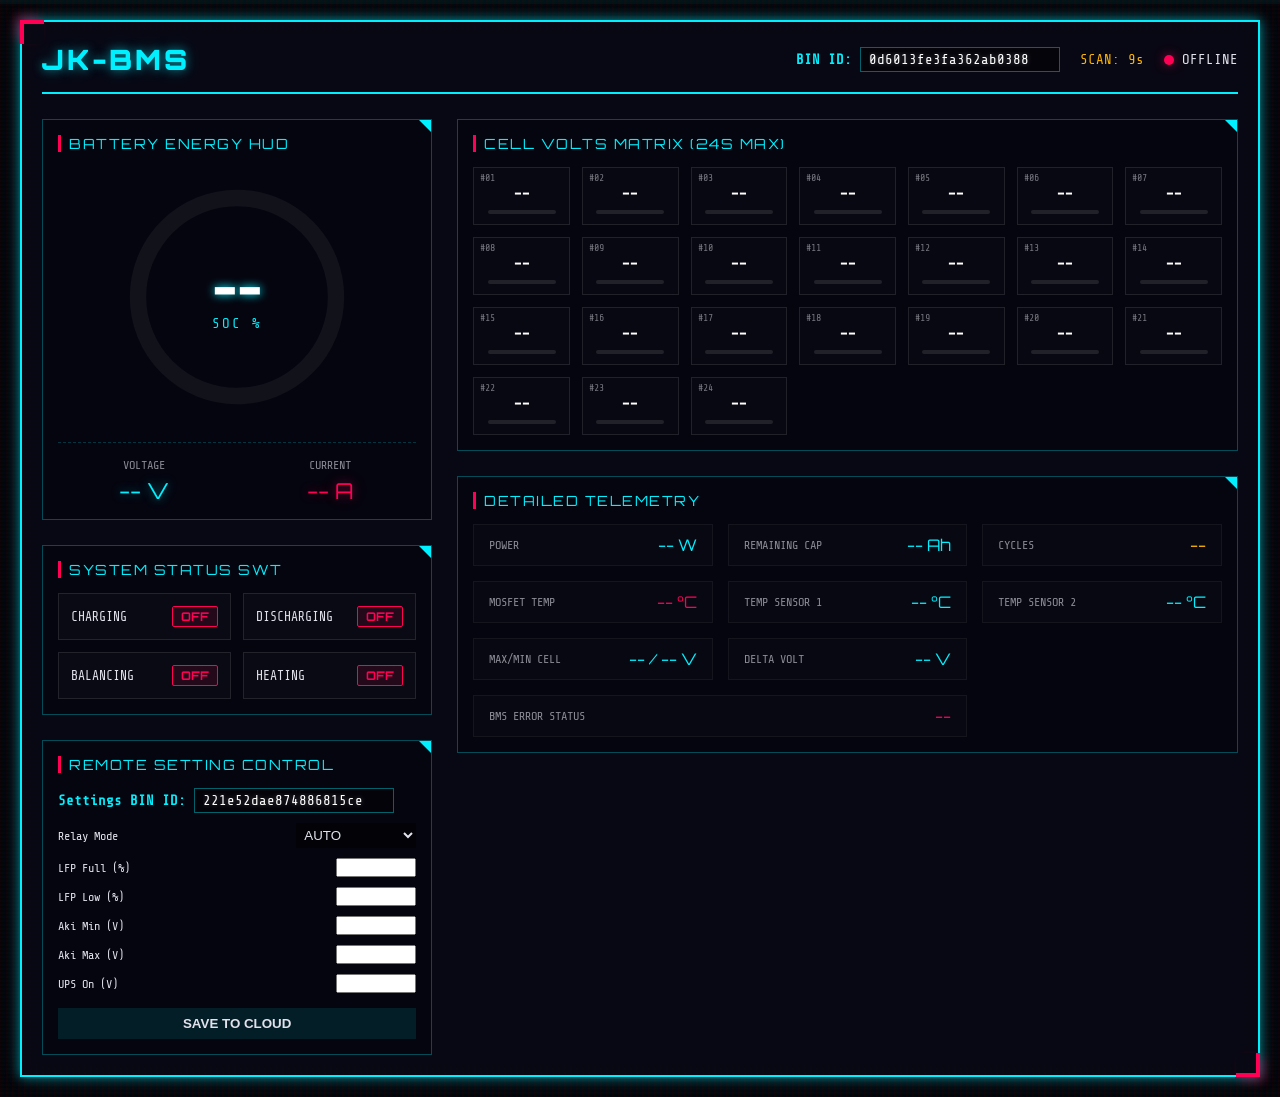
<file: jkbms/index.html>
<!DOCTYPE html>
<html lang="id">
<head>
  <meta charset="UTF-8">
  <meta name="viewport" content="width=device-width, initial-scale=1.0">
  <title>JK-BMS</title>
  <!-- Google Fonts for Cyberpunk Aesthetic -->
  <link rel="preconnect" href="https://fonts.googleapis.com">
  <link rel="preconnect" href="https://fonts.gstatic.com" crossorigin>
  <link href="https://fonts.googleapis.com/css2?family=Orbitron:wght@400;700;900&family=Share+Tech+Mono&display=swap" rel="stylesheet">
  <link rel="stylesheet" href="style.css?v=1.1">
</head>
<body>
  
  <div class="scan-line"></div>
  
  <div class="hud-container">
    
    <!-- Header -->
    <header class="hud-header">
      <div class="logo-container">
        <h1>JK-BMS <span></span></h1>
      </div>
      
      <div class="hud-controls">
        <div class="key-input-container">
          <label for="npoint-key">BIN ID:</label>
          <input type="text" id="npoint-key" placeholder="Masukkan npoint Bin ID" value="0d6013fe3fa362ab0388">
        </div>
        
        <div class="system-status">
          <div class="timer-readout">SCAN: <span id="countdown">10s</span></div>
          <div class="status-indicator">
            <span class="status-dot" id="status-dot"></span>
            <span id="status-text">Disconnected</span>
          </div>
        </div>
      </div>
    </header>

    <!-- Main Grid -->
    <div class="dashboard-grid">
      
      <!-- Left Column -->
      <div class="left-column">
        
        <!-- SOC gauge -->
        <div class="cyber-panel">
          <div class="panel-title">Battery Energy HUD</div>
          <div class="soc-gauge-container">
            <svg class="gauge-svg" viewBox="0 0 200 200">
              <circle class="gauge-bg" cx="100" cy="100" r="90" />
              <circle class="gauge-fill" id="soc-gauge-fill" cx="100" cy="100" r="90" />
            </svg>
            <div class="gauge-text">
              <div class="gauge-value" id="soc-value">--</div>
              <div class="gauge-unit">SOC %</div>
            </div>
          </div>
          
          <div class="dashboard-stats">
            <div class="stat-box">
              <div class="stat-label">Voltage</div>
              <div class="stat-value cyan" id="voltage-value">-- V</div>
            </div>
            <div class="stat-box">
              <div class="stat-label">Current</div>
              <div class="stat-value" id="current-value">-- A</div>
            </div>
          </div>
        </div>

        <!-- System Controls/Switches -->
        <div class="cyber-panel">
          <div class="panel-title">System Status Swt</div>
          <div class="switches-grid">
            <div class="switch-card">
              <span class="switch-name">Charging</span>
              <span class="switch-state inactive" id="charging-switch">OFF</span>
            </div>
            <div class="switch-card">
              <span class="switch-name">Discharging</span>
              <span class="switch-state inactive" id="discharging-switch">OFF</span>
            </div>
            <div class="switch-card">
              <span class="switch-name">Balancing</span>
              <span class="switch-state inactive" id="balancing-switch">OFF</span>
            </div>
            <div class="switch-card">
              <span class="switch-name">Heating</span>
              <span class="switch-state inactive" id="heating-switch">OFF</span>
            </div>
          </div>
        </div>

        <!-- Remote Settings -->
        <div class="cyber-panel">
          <div class="panel-title">Remote Setting Control</div>
          
          <div class="key-input-container" style="margin-bottom: 10px;">
            <label for="npoint-key-settings">Settings BIN ID:</label>
            <input type="text" id="npoint-key-settings" placeholder="Bin ID (e.g. 221e52dae...)" value="221e52dae874886815ce">
          </div>

          <div style="display:grid;gap:10px;font-size:12px;">
            <div style="display:flex;justify-content:space-between;align-items:center;">
              <span style="color:var(--cyan)">Relay Mode</span>
              <select id="remote-relay-mode" class="hud-input" style="width: 120px; background: rgba(0,0,0,0.5); color: var(--cyan); border: 1px solid var(--cyan); padding: 4px;">
                <option value="AUTO">AUTO</option>
                <option value="Cas LiFePO">Cas LiFePO</option>
                <option value="Cas Aki">Cas Aki</option>
                <option value="Drain Aki">Drain Aki</option>
                <option value="Drain LiFePO">Drain LiFePO</option>
                <option value="Paralel">Paralel</option>
              </select>
            </div>
            <div style="display:flex;justify-content:space-between;align-items:center;">
              <span style="color:var(--cyan)">LFP Full (%)</span>
              <input type="number" id="remote-lfp-full" class="hud-input" style="width: 80px;" min="50" max="100">
            </div>
            <div style="display:flex;justify-content:space-between;align-items:center;">
              <span style="color:var(--cyan)">LFP Low (%)</span>
              <input type="number" id="remote-lfp-low" class="hud-input" style="width: 80px;" min="5" max="30">
            </div>
            <div style="display:flex;justify-content:space-between;align-items:center;">
              <span style="color:var(--cyan)">Aki Min (V)</span>
              <input type="number" id="remote-aki-min" class="hud-input" style="width: 80px;" step="0.5">
            </div>
            <div style="display:flex;justify-content:space-between;align-items:center;">
              <span style="color:var(--cyan)">Aki Max (V)</span>
              <input type="number" id="remote-aki-max" class="hud-input" style="width: 80px;" step="0.5">
            </div>
            <div style="display:flex;justify-content:space-between;align-items:center;">
              <span style="color:var(--cyan)">UPS On (V)</span>
              <input type="number" id="remote-ups-on" class="hud-input" style="width: 80px;" step="0.5">
            </div>
          </div>
          
          <button id="btn-save-settings" style="width:100%; margin-top:15px; padding:8px; font-weight:bold; background: rgba(0, 255, 255, 0.1); border: 1px solid var(--cyan); color: var(--cyan); cursor: pointer; text-transform: uppercase;">SAVE TO CLOUD</button>
        </div>

      </div>

      <!-- Right Column -->
      <div class="right-column">
        
        <!-- Cell Voltage Grid -->
        <div class="cyber-panel">
          <div class="panel-title">Cell Volts Matrix (24S max)</div>
          <div class="cell-matrix-grid" id="cell-grid">
            <!-- 24 cells generated dynamically -->
          </div>
        </div>

        <!-- Telemetry Stats list -->
        <div class="cyber-panel">
          <div class="panel-title">Detailed Telemetry</div>
          <div class="details-list">
            <div class="detail-item">
              <span class="detail-label">Power</span>
              <span class="detail-value" id="power-value">-- W</span>
            </div>
            <div class="detail-item">
              <span class="detail-label">Remaining Cap</span>
              <span class="detail-value" id="capacity-value">-- Ah</span>
            </div>
            <div class="detail-item">
              <span class="detail-label">Cycles</span>
              <span class="detail-value amber" id="cycles-value">--</span>
            </div>
            <div class="detail-item">
              <span class="detail-label">MOSFET Temp</span>
              <span class="detail-value magenta" id="mosfet-temp">-- °C</span>
            </div>
            <div class="detail-item">
              <span class="detail-label">Temp Sensor 1</span>
              <span class="detail-value" id="temp-1">-- °C</span>
            </div>
            <div class="detail-item">
              <span class="detail-label">Temp Sensor 2</span>
              <span class="detail-value" id="temp-2">-- °C</span>
            </div>
            <div class="detail-item">
              <span class="detail-label">Max/Min Cell</span>
              <span class="detail-value" id="max-min-volt">-- / -- V</span>
            </div>
            <div class="detail-item">
              <span class="detail-label">Delta Volt</span>
              <span class="detail-value" id="delta-volt">-- V</span>
            </div>
            <div class="detail-item" style="grid-column: span 2;">
              <span class="detail-label">BMS Error Status</span>
              <span class="detail-value magenta" id="error-status">--</span>
            </div>
          </div>
        </div>

      </div>

    </div>

  </div>

  <script src="app.js?v=1.5"></script>
</body>
</html>
</file>
<file: jkbms/style.css>
/* style.css */
* {
  box-sizing: border-box;
  margin: 0;
  padding: 0;
}

:root {
  --bg-color: #030308;
  --panel-bg: rgba(10, 10, 25, 0.7);
  --border-cyan: #00f0ff;
  --border-magenta: #ff0055;
  --text-color: #e2e2ec;
  --neon-cyan: #00f0ff;
  --neon-magenta: #ff0055;
  --neon-green: #39ff14;
  --neon-amber: #ffb700;
  --glow-cyan: 0 0 10px rgba(0, 240, 255, 0.5), 0 0 20px rgba(0, 240, 255, 0.2);
  --glow-magenta: 0 0 10px rgba(255, 0, 85, 0.5), 0 0 20px rgba(255, 0, 85, 0.2);
  --glow-green: 0 0 10px rgba(57, 255, 20, 0.5);
}

body {
  background-color: var(--bg-color);
  color: var(--text-color);
  font-family: 'Share Tech Mono', monospace;
  overflow-x: hidden;
  background-image: 
    linear-gradient(rgba(18, 16, 16, 0) 50%, rgba(0, 0, 0, 0.25) 50%), 
    linear-gradient(90deg, rgba(255, 0, 0, 0.06), rgba(0, 255, 0, 0.02), rgba(0, 0, 255, 0.06));
  background-size: 100% 4px, 6px 100%;
  min-height: 100vh;
  padding: 20px;
}

/* Cyberpunk HUD Frame */
.hud-container {
  max-width: 1400px;
  margin: 0 auto;
  border: 2px solid var(--border-cyan);
  box-shadow: var(--glow-cyan);
  background-color: var(--panel-bg);
  backdrop-filter: blur(10px);
  padding: 20px;
  position: relative;
}

/* Cyberpunk corners */
.hud-container::before, .hud-container::after {
  content: '';
  position: absolute;
  width: 20px;
  height: 20px;
  border-style: solid;
  border-color: var(--neon-magenta);
  pointer-events: none;
}
.hud-container::before {
  top: -2px;
  left: -2px;
  border-width: 4px 0 0 4px;
  box-shadow: -5px -5px 10px rgba(255, 0, 85, 0.3);
}
.hud-container::after {
  bottom: -2px;
  right: -2px;
  border-width: 0 4px 4px 0;
  box-shadow: 5px 5px 10px rgba(255, 0, 85, 0.3);
}

/* Header styling */
header.hud-header {
  display: flex;
  justify-content: space-between;
  align-items: center;
  border-bottom: 2px solid var(--border-cyan);
  padding-bottom: 15px;
  margin-bottom: 25px;
  flex-wrap: wrap;
  gap: 15px;
}

.logo-container h1 {
  font-family: 'Orbitron', sans-serif;
  font-weight: 900;
  font-size: 28px;
  letter-spacing: 3px;
  color: var(--neon-cyan);
  text-shadow: var(--glow-cyan);
  display: flex;
  align-items: center;
  gap: 10px;
}

.logo-container h1 span {
  color: var(--neon-magenta);
  text-shadow: var(--glow-magenta);
}

.hud-controls {
  display: flex;
  align-items: center;
  gap: 20px;
  flex-wrap: wrap;
}

.key-input-container {
  display: flex;
  align-items: center;
  gap: 8px;
}

.key-input-container label {
  color: var(--neon-cyan);
  font-size: 14px;
  font-weight: bold;
}

.key-input-container input {
  background: rgba(0, 0, 0, 0.4);
  border: 1px solid rgba(0, 240, 255, 0.4);
  color: #fff;
  font-family: 'Share Tech Mono', monospace;
  font-size: 14px;
  padding: 4px 8px;
  width: 200px;
  text-shadow: 0 0 5px rgba(255, 255, 255, 0.3);
  outline: none;
  transition: all 0.3s;
}

.key-input-container input:focus {
  border-color: var(--neon-cyan);
  box-shadow: var(--glow-cyan);
}

.system-status {
  display: flex;
  align-items: center;
  gap: 20px;
}

.status-indicator {
  display: flex;
  align-items: center;
  gap: 8px;
  font-size: 14px;
  text-transform: uppercase;
}

.status-dot {
  width: 10px;
  height: 10px;
  border-radius: 50%;
  background-color: var(--neon-magenta);
  box-shadow: var(--glow-magenta);
}

.status-dot.connected {
  background-color: var(--neon-green);
  box-shadow: var(--glow-green);
  animation: blink 1.5s infinite;
}

@keyframes blink {
  0%, 100% { opacity: 1; }
  50% { opacity: 0.4; }
}

.timer-readout {
  color: var(--neon-amber);
  font-size: 14px;
}

/* Dashboard Layout Grid */
.dashboard-grid {
  display: grid;
  grid-template-columns: 1fr 2fr;
  gap: 25px;
}

@media (max-width: 950px) {
  .dashboard-grid {
    grid-template-columns: 1fr;
  }
}

/* Left Column Panels */
.left-column {
  display: flex;
  flex-direction: column;
  gap: 25px;
}

/* Right Column Panels */
.right-column {
  display: flex;
  flex-direction: column;
  gap: 25px;
}

/* Generic Cyber Panel */
.cyber-panel {
  border: 1px solid rgba(0, 240, 255, 0.3);
  background-color: rgba(5, 5, 15, 0.8);
  position: relative;
  padding: 15px;
}

.cyber-panel::before {
  content: '';
  position: absolute;
  top: 0;
  right: 0;
  border-style: solid;
  border-width: 0 12px 12px 0;
  border-color: transparent var(--neon-cyan) transparent transparent;
}

.panel-title {
  font-family: 'Orbitron', sans-serif;
  font-size: 14px;
  color: var(--neon-cyan);
  letter-spacing: 1.5px;
  margin-bottom: 15px;
  text-transform: uppercase;
  border-left: 3px solid var(--neon-magenta);
  padding-left: 8px;
}

/* Circular Tachometer Gauge (SOC) */
.soc-gauge-container {
  display: flex;
  flex-direction: column;
  align-items: center;
  justify-content: center;
  padding: 20px 0;
  position: relative;
}

.gauge-svg {
  width: 220px;
  height: 220px;
  transform: rotate(-90deg);
}

.gauge-bg {
  fill: none;
  stroke: rgba(255, 255, 255, 0.05);
  stroke-width: 15;
}

.gauge-fill {
  fill: none;
  stroke: var(--neon-cyan);
  stroke-width: 15;
  stroke-dasharray: 565.48; /* 2 * PI * r (r=90) */
  stroke-dashoffset: 565.48;
  transition: stroke-dashoffset 0.8s ease-out;
  stroke-linecap: round;
  filter: drop-shadow(0 0 6px var(--neon-cyan));
}

.gauge-text {
  position: absolute;
  display: flex;
  flex-direction: column;
  align-items: center;
  justify-content: center;
  top: 50%;
  left: 50%;
  transform: translate(-50%, -50%);
}

.gauge-value {
  font-family: 'Orbitron', sans-serif;
  font-size: 48px;
  font-weight: 900;
  color: #fff;
  text-shadow: 0 0 10px var(--neon-cyan);
  line-height: 1;
}

.gauge-unit {
  font-size: 14px;
  color: var(--neon-cyan);
  margin-top: 5px;
  letter-spacing: 2px;
}

/* Speedometer Stats */
.dashboard-stats {
  display: grid;
  grid-template-columns: 1fr 1fr;
  gap: 15px;
  margin-top: 15px;
  border-top: 1px dashed rgba(0, 240, 255, 0.2);
  padding-top: 15px;
  width: 100%;
}

.stat-box {
  text-align: center;
}

.stat-label {
  font-size: 12px;
  color: rgba(226, 226, 236, 0.6);
  text-transform: uppercase;
  margin-bottom: 5px;
}

.stat-value {
  font-family: 'Orbitron', sans-serif;
  font-size: 22px;
  color: var(--neon-magenta);
  text-shadow: var(--glow-magenta);
}

.stat-value.cyan {
  color: var(--neon-cyan);
  text-shadow: var(--glow-cyan);
}

/* Switch Status Panels */
.switches-grid {
  display: grid;
  grid-template-columns: repeat(2, 1fr);
  gap: 12px;
}

.switch-card {
  border: 1px solid rgba(255, 255, 255, 0.1);
  padding: 12px;
  display: flex;
  justify-content: space-between;
  align-items: center;
  background-color: rgba(255, 255, 255, 0.02);
}

.switch-name {
  font-size: 13px;
  text-transform: uppercase;
}

.switch-state {
  font-family: 'Orbitron', sans-serif;
  font-size: 12px;
  font-weight: bold;
  padding: 2px 8px;
  border-radius: 2px;
  border: 1px solid;
}

.switch-state.active {
  background-color: rgba(57, 255, 20, 0.15);
  border-color: var(--neon-green);
  color: var(--neon-green);
  text-shadow: var(--glow-green);
}

.switch-state.inactive {
  background-color: rgba(255, 0, 85, 0.1);
  border-color: var(--neon-magenta);
  color: var(--neon-magenta);
}

/* Cell Matrix (24 Cells Grid) */
.cell-matrix-grid {
  display: grid;
  grid-template-columns: repeat(auto-fit, minmax(85px, 1fr));
  gap: 12px;
}

.cell-box {
  border: 1px solid rgba(255, 255, 255, 0.1);
  background-color: rgba(255, 255, 255, 0.01);
  padding: 10px 5px;
  text-align: center;
  position: relative;
  transition: all 0.3s;
}

.cell-box.active {
  border-color: rgba(0, 240, 255, 0.5);
  background-color: rgba(0, 240, 255, 0.03);
  box-shadow: inset 0 0 8px rgba(0, 240, 255, 0.1);
}

.cell-box.active:hover {
  border-color: var(--neon-cyan);
  box-shadow: 0 0 10px rgba(0, 240, 255, 0.2);
}

.cell-num {
  font-size: 10px;
  color: rgba(226, 226, 236, 0.5);
  position: absolute;
  top: 4px;
  left: 6px;
}

.cell-volt {
  font-family: 'Orbitron', sans-serif;
  font-size: 15px;
  font-weight: bold;
  color: #fff;
  margin-top: 5px;
}

.cell-box.active .cell-volt {
  color: var(--neon-cyan);
  text-shadow: 0 0 5px rgba(0, 240, 255, 0.5);
}

.cell-bar-container {
  width: 80%;
  height: 4px;
  background-color: rgba(255, 255, 255, 0.1);
  margin: 8px auto 0 auto;
  border-radius: 2px;
  overflow: hidden;
}

.cell-bar-fill {
  height: 100%;
  background-color: var(--neon-cyan);
  width: 0%;
  transition: width 0.8s ease-out;
}

/* Details Panel List */
.details-list {
  display: grid;
  grid-template-columns: repeat(auto-fit, minmax(200px, 1fr));
  gap: 15px;
}

.detail-item {
  border: 1px solid rgba(255, 255, 255, 0.05);
  padding: 10px 15px;
  display: flex;
  justify-content: space-between;
  align-items: center;
  background-color: rgba(255, 255, 255, 0.01);
}

.detail-label {
  font-size: 12px;
  color: rgba(226, 226, 236, 0.6);
  text-transform: uppercase;
}

.detail-value {
  font-family: 'Orbitron', sans-serif;
  font-size: 16px;
  color: var(--neon-cyan);
}

.detail-value.amber {
  color: var(--neon-amber);
}

.detail-value.magenta {
  color: var(--neon-magenta);
}

/* Scanning animation overlay */
.scan-line {
  width: 100%;
  height: 4px;
  background-color: rgba(0, 240, 255, 0.05);
  position: fixed;
  top: 0;
  left: 0;
  pointer-events: none;
  z-index: 9999;
  animation: scan 8s linear infinite;
}

@keyframes scan {
  0% { top: 0%; }
  100% { top: 100%; }
}
</file>
